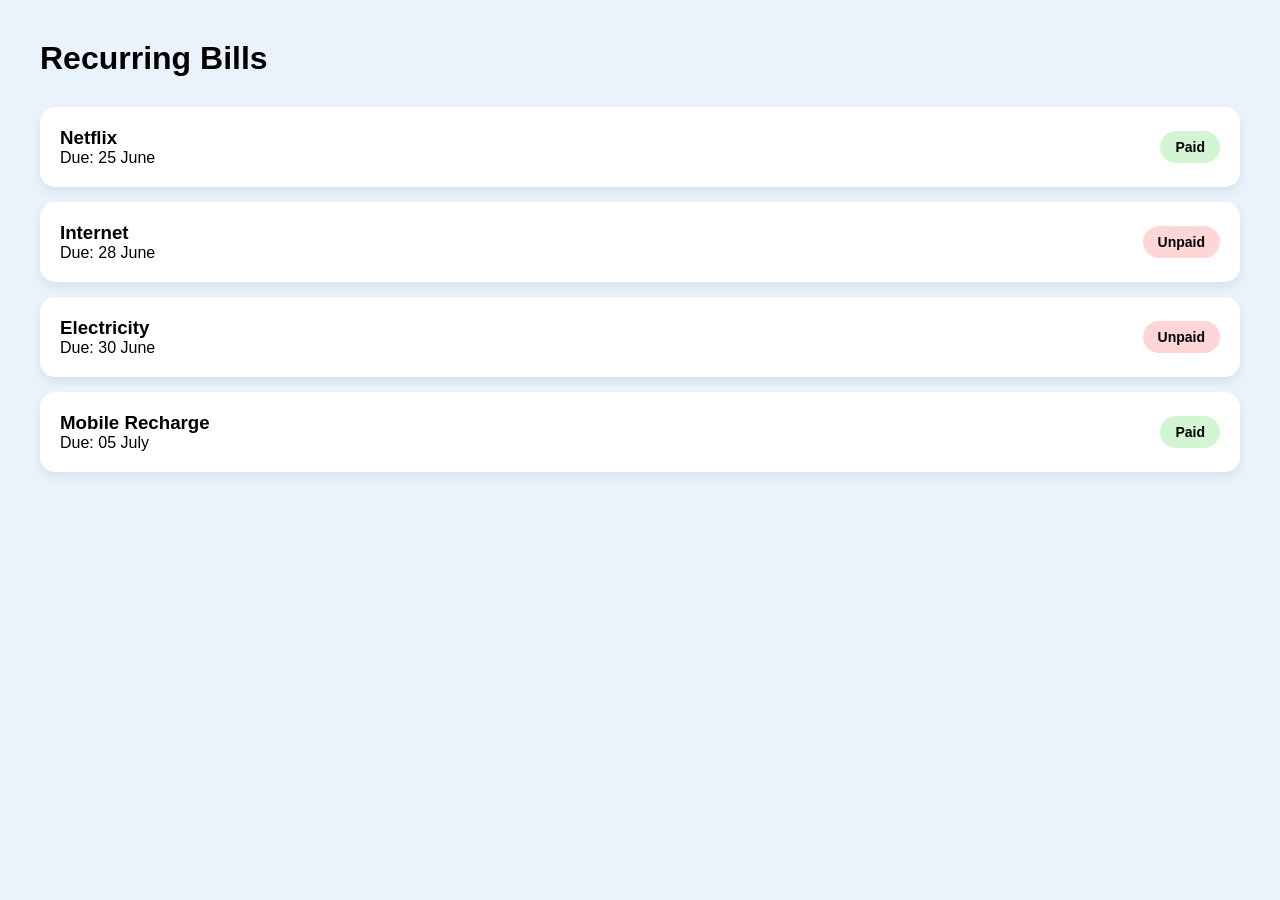
<file: pages/bill.html>
<!DOCTYPE html>
<html lang="en">
<head>
    <meta charset="UTF-8">
    <meta name="viewport" content="width=device-width, initial-scale=1.0">
    <title>Recurring Bills</title>
    <link rel="stylesheet" href="../style.css">
</head>
<body>

<div class="page-container">

    <h1>Recurring Bills</h1>

    <div class="bills-container">

        <div class="bill-card">
            <div>
                <h3>Netflix</h3>
                <p>Due: 25 June</p>
            </div>
            <span class="status paid">Paid</span>
        </div>

        <div class="bill-card">
            <div>
                <h3>Internet</h3>
                <p>Due: 28 June</p>
            </div>
            <span class="status unpaid">Unpaid</span>
        </div>

        <div class="bill-card">
            <div>
                <h3>Electricity</h3>
                <p>Due: 30 June</p>
            </div>
            <span class="status unpaid">Unpaid</span>
        </div>

        <div class="bill-card">
            <div>
                <h3>Mobile Recharge</h3>
                <p>Due: 05 July</p>
            </div>
            <span class="status paid">Paid</span>
        </div>

    </div>

</div>

</body>
</html>
</file>
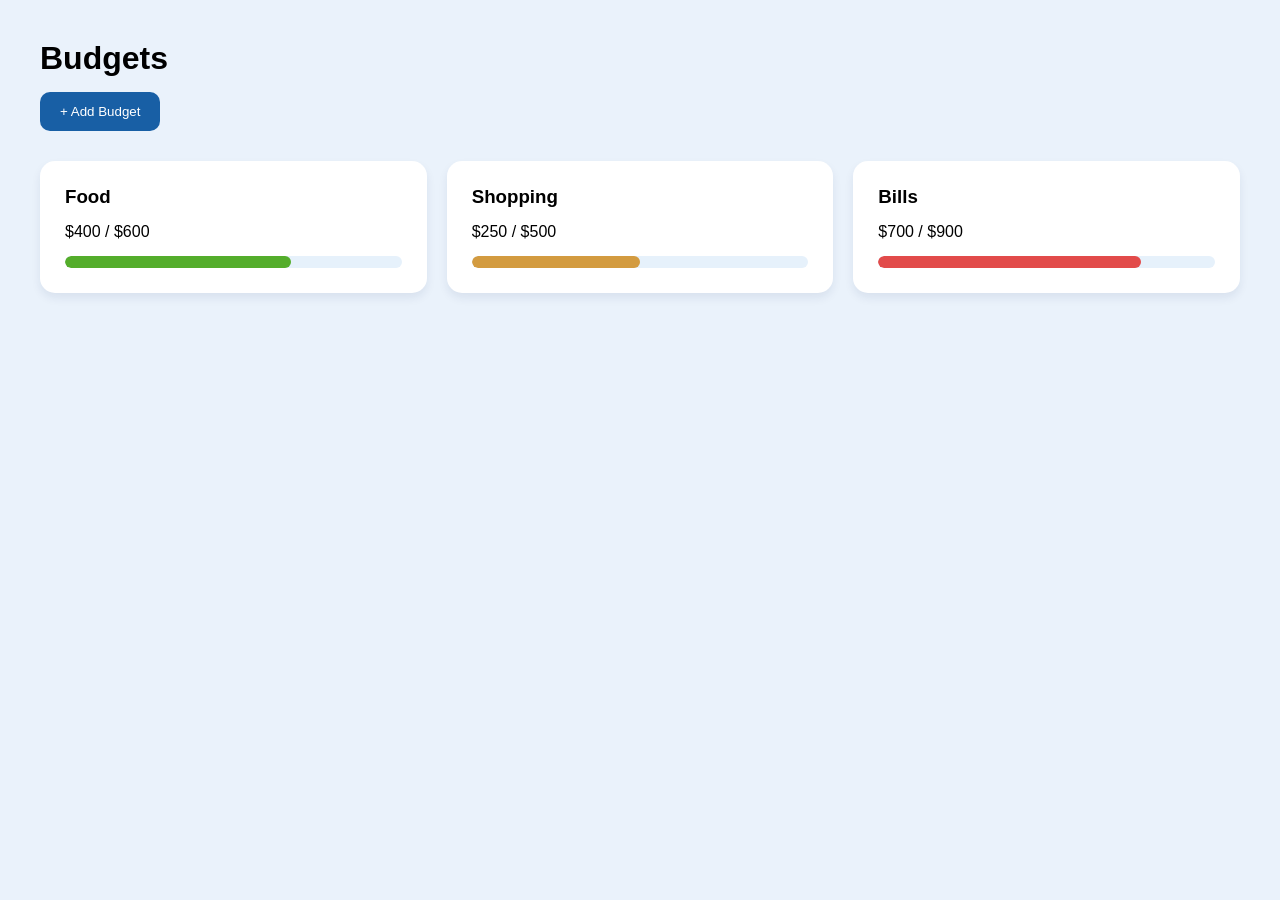
<file: pages/budget.html>
<!DOCTYPE html>
<html lang="en">
<head>
    <meta charset="UTF-8">
    <meta name="viewport" content="width=device-width, initial-scale=1.0">
    <title>Budgets</title>
    <link rel="stylesheet" href="../style.css">
</head>
<body>

<div class="page-container">

    <h1>Budgets</h1>
    <button class="add-btn">+ Add Budget</button>

    <div class="budget-cards">

        <div class="budget-card">
            <h3>Food</h3>
            <p>$400 / $600</p>

            <div class="progress">
                <div class="progress-bar food"></div>
            </div>
        </div>

        <div class="budget-card">
            <h3>Shopping</h3>
            <p>$250 / $500</p>

            <div class="progress">
                <div class="progress-bar shopping"></div>
            </div>
        </div>

        <div class="budget-card">
            <h3>Bills</h3>
            <p>$700 / $900</p>

            <div class="progress">
                <div class="progress-bar bills"></div>
            </div>
        </div>

    </div>

</div>

</body>
</html>
</file>
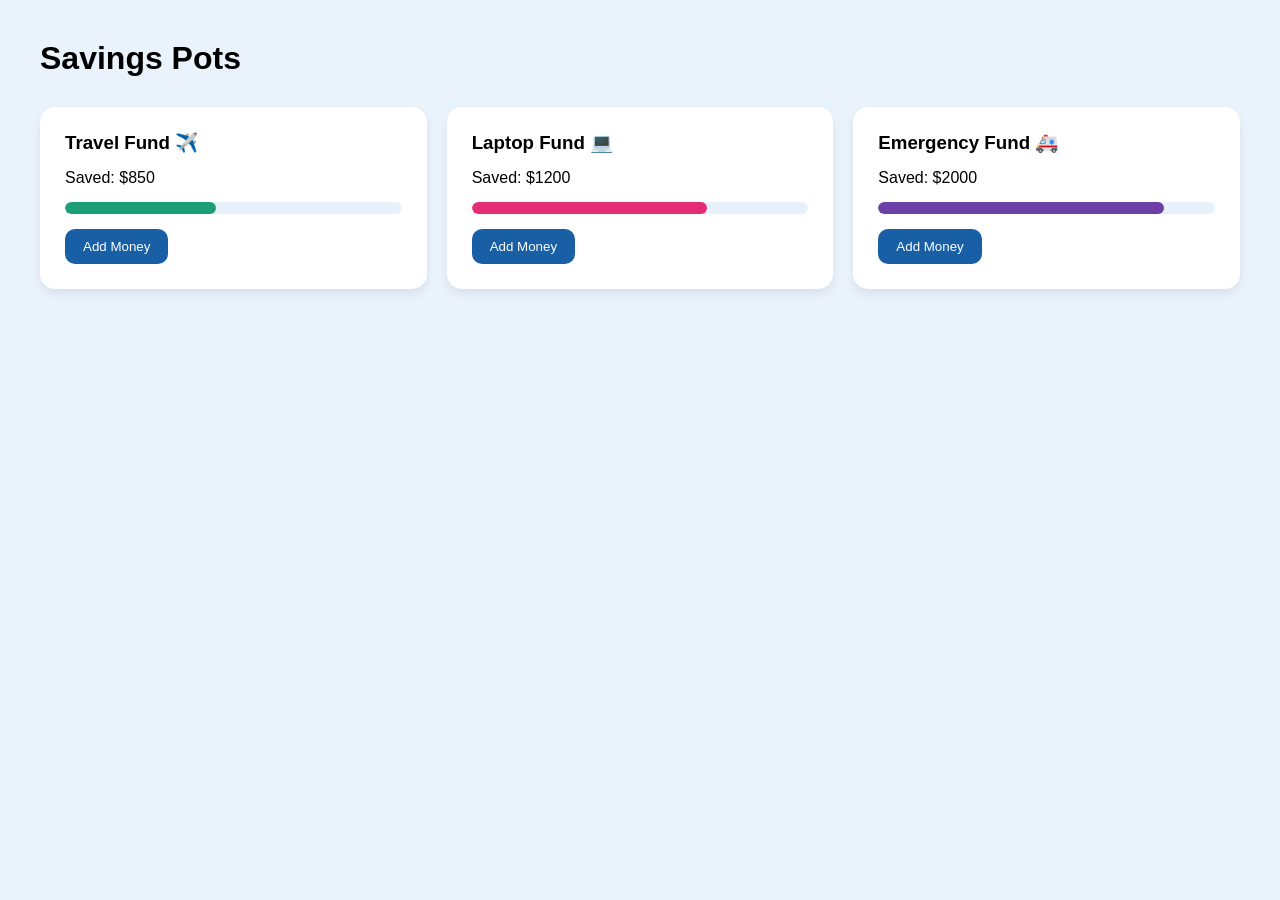
<file: pages/pots.html>
<!DOCTYPE html>
<html lang="en">
<head>
    <meta charset="UTF-8">
    <meta name="viewport" content="width=device-width, initial-scale=1.0">
    <title>Pots</title>
    <link rel="stylesheet" href="../style.css">
</head>
<body>

<div class="page-container">

    <h1>Savings Pots</h1>

    <div class="pots-grid">

        <div class="pot-box">
            <h3>Travel Fund ✈️</h3>
            <p>Saved: $850</p>

            <div class="progress">
                <div class="progress-bar travel"></div>
            </div>

            <button>Add Money</button>
        </div>

        <div class="pot-box">
            <h3>Laptop Fund 💻</h3>
            <p>Saved: $1200</p>

            <div class="progress">
                <div class="progress-bar laptop"></div>
            </div>

            <button>Add Money</button>
        </div>

        <div class="pot-box">
            <h3>Emergency Fund 🚑</h3>
            <p>Saved: $2000</p>

            <div class="progress">
                <div class="progress-bar emergency"></div>
            </div>

            <button>Add Money</button>
        </div>

    </div>

</div>

</body>
</html>
</file>
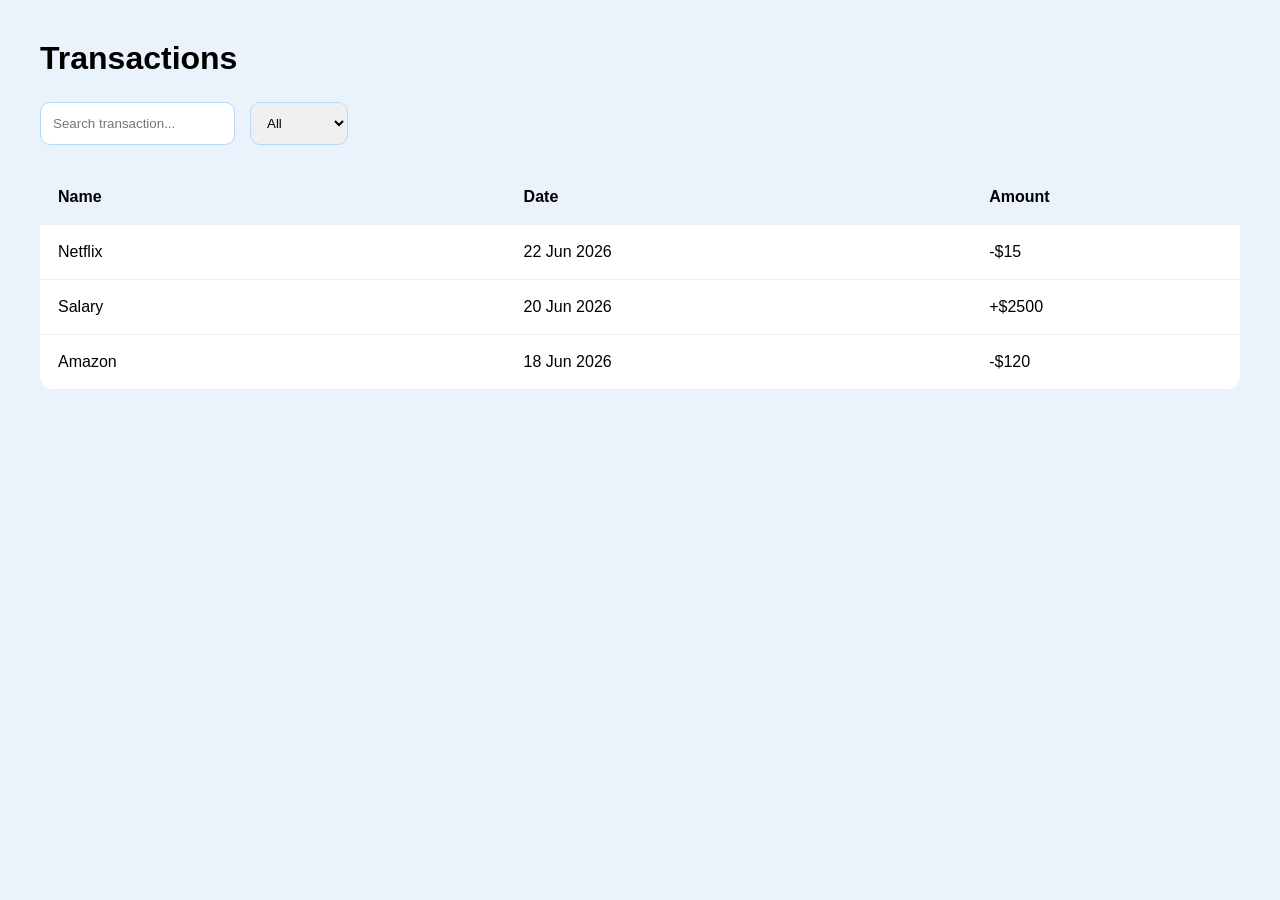
<file: pages/transactions.html>
<!DOCTYPE html>
<html lang="en">
<head>
    <meta charset="UTF-8">
    <meta name="viewport" content="width=device-width, initial-scale=1.0">
    <title>Transactions</title>
    <link rel="stylesheet" href="../style.css">
</head>
<body>

<div class="page-container">

    <h1>Transactions</h1>

    <div class="transaction-controls">
        <input type="text" placeholder="Search transaction...">

        <select>
            <option>All</option>
            <option>Income</option>
            <option>Expense</option>
        </select>
    </div>

    <div class="transaction-table">

        <div class="table-row heading">
            <span>Name</span>
            <span>Date</span>
            <span>Amount</span>
        </div>

        <div class="table-row">
            <span>Netflix</span>
            <span>22 Jun 2026</span>
            <span>-$15</span>
        </div>

        <div class="table-row">
            <span>Salary</span>
            <span>20 Jun 2026</span>
            <span>+$2500</span>
        </div>

        <div class="table-row">
            <span>Amazon</span>
            <span>18 Jun 2026</span>
            <span>-$120</span>
        </div>

    </div>

</div>

</body>
</html>
</file>
<file: style.css>
*{
    margin:0;
    padding:0;
    box-sizing:border-box;
    font-family:Arial,sans-serif;
}
 
body{
    background:#eaf2fb;
}
 
.container{
    display:flex;
    min-height:100vh;
}
 
.sidebar a{
    text-decoration:none;
    color:inherit;
    display:block;
}
 
.sidebar h2{
    margin-bottom:40px;
}
 
.sidebar ul{
    list-style:none;
}
 
.sidebar li{
    padding:15px;
    margin-bottom:10px;
    cursor:pointer;
    border-radius:10px;
}
 
.sidebar li:hover,
.active{
    background:#0c447c;
    color:white;
}
 
.main-content{
    flex:1;
    padding:40px;
}
 
.cards{
    display:grid;
    grid-template-columns:repeat(3,1fr);
    gap:20px;
    margin-top:20px;
}
 
.card{
    background:white;
    padding:25px;
    border-radius:15px;
    box-shadow:0 5px 10px rgba(4,44,83,.1);
}
 
.balance{
    background:#042c53;
    color:white;
}
 
.card p{
    margin-top:10px;
    font-size:28px;
    font-weight:bold;
}
 
.section{
    margin-top:30px;
}
 
.transactions{
    background:white;
    padding:25px;
    border-radius:15px;
}
 
.transaction{
    display:flex;
    justify-content:space-between;
    padding:15px 0;
    border-bottom:1px solid #d7e8f7;
}
.dashboard-grid{
    display:grid;
    grid-template-columns:1fr 1fr;
    gap:20px;
    margin-top:30px;
}
 
.pots,
.budget{
    background:white;
    padding:25px;
    border-radius:15px;
    box-shadow:0 5px 10px rgba(4,44,83,.08);
}
 
.pot-card{
    margin-top:15px;
    padding:15px;
    background:#eaf2fb;
    border-radius:10px;
}
 
.pot-card h3{
    margin-bottom:8px;
}
.page-container{
    padding:40px;
}
 
.transaction-controls{
    display:flex;
    gap:15px;
    margin:25px 0;
}
 
.transaction-controls input,
.transaction-controls select{
    padding:12px;
    border:1px solid #b8d8f5;
    border-radius:10px;
}
 
.transaction-table{
    background:white;
    border-radius:15px;
    overflow:hidden;
}
 
.table-row{
    display:grid;
    grid-template-columns:2fr 2fr 1fr;
    padding:18px;
    border-bottom:1px solid #e6f1fb;
}
 
.heading{
    font-weight:bold;
    background:#eaf2fb;
}
.budget-cards{
    display:grid;
    grid-template-columns:repeat(auto-fit,minmax(250px,1fr));
    gap:20px;
    margin-top:30px;
}
 
.budget-card{
    background:white;
    padding:25px;
    border-radius:15px;
    box-shadow:0 5px 10px rgba(4,44,83,.08);
}
 
.budget-card p{
    margin:15px 0;
}
 
.progress{
    width:100%;
    height:12px;
    background:#e6f1fb;
    border-radius:20px;
    overflow:hidden;
}
 
.progress-bar{
    height:100%;
    border-radius:20px;
}
 
.food{
    width:67%;
    background:#54ad2b;
}
 
.shopping{
    width:50%;
    background:#d39b40;
}
 
.bills{
    width:78%;
    background:#e24b4a;
}
.add-btn{
    margin-top:15px;
    padding:12px 20px;
    border:none;
    border-radius:10px;
    background:#185fa5;
    color:white;
    cursor:pointer;
}
.pots-grid{
    display:grid;
    grid-template-columns:repeat(auto-fit,minmax(280px,1fr));
    gap:20px;
    margin-top:30px;
}
 
.pot-box{
    background:white;
    padding:25px;
    border-radius:15px;
    box-shadow:0 5px 10px rgba(4,44,83,.08);
}
 
.pot-box h3{
    margin-bottom:15px;
}
 
.pot-box p{
    margin-bottom:15px;
}
 
.pot-box button{
    margin-top:15px;
    padding:10px 18px;
    border:none;
    border-radius:10px;
    cursor:pointer;
    background:#185fa5;
    color:white;
}
 
.travel{
    width:45%;
    background:#1d9e75;
}
 
.laptop{
    width:70%;
    background:#e52c76;
}
 
.emergency{
    width:85%;
    background:#6e3fa7;
}
.bills-container{
    margin-top:30px;
}
 
.bill-card{
    background:white;
    padding:20px;
    border-radius:15px;
    margin-bottom:15px;
    display:flex;
    justify-content:space-between;
    align-items:center;
    box-shadow:0 5px 10px rgba(4,44,83,.08);
}
 
.status{
    padding:8px 15px;
    border-radius:20px;
    font-size:14px;
    font-weight:bold;
}
 
.paid{
    background:#d4f5d4;
}
 
.unpaid{
    background:#ffd6d6;
}
</file>
